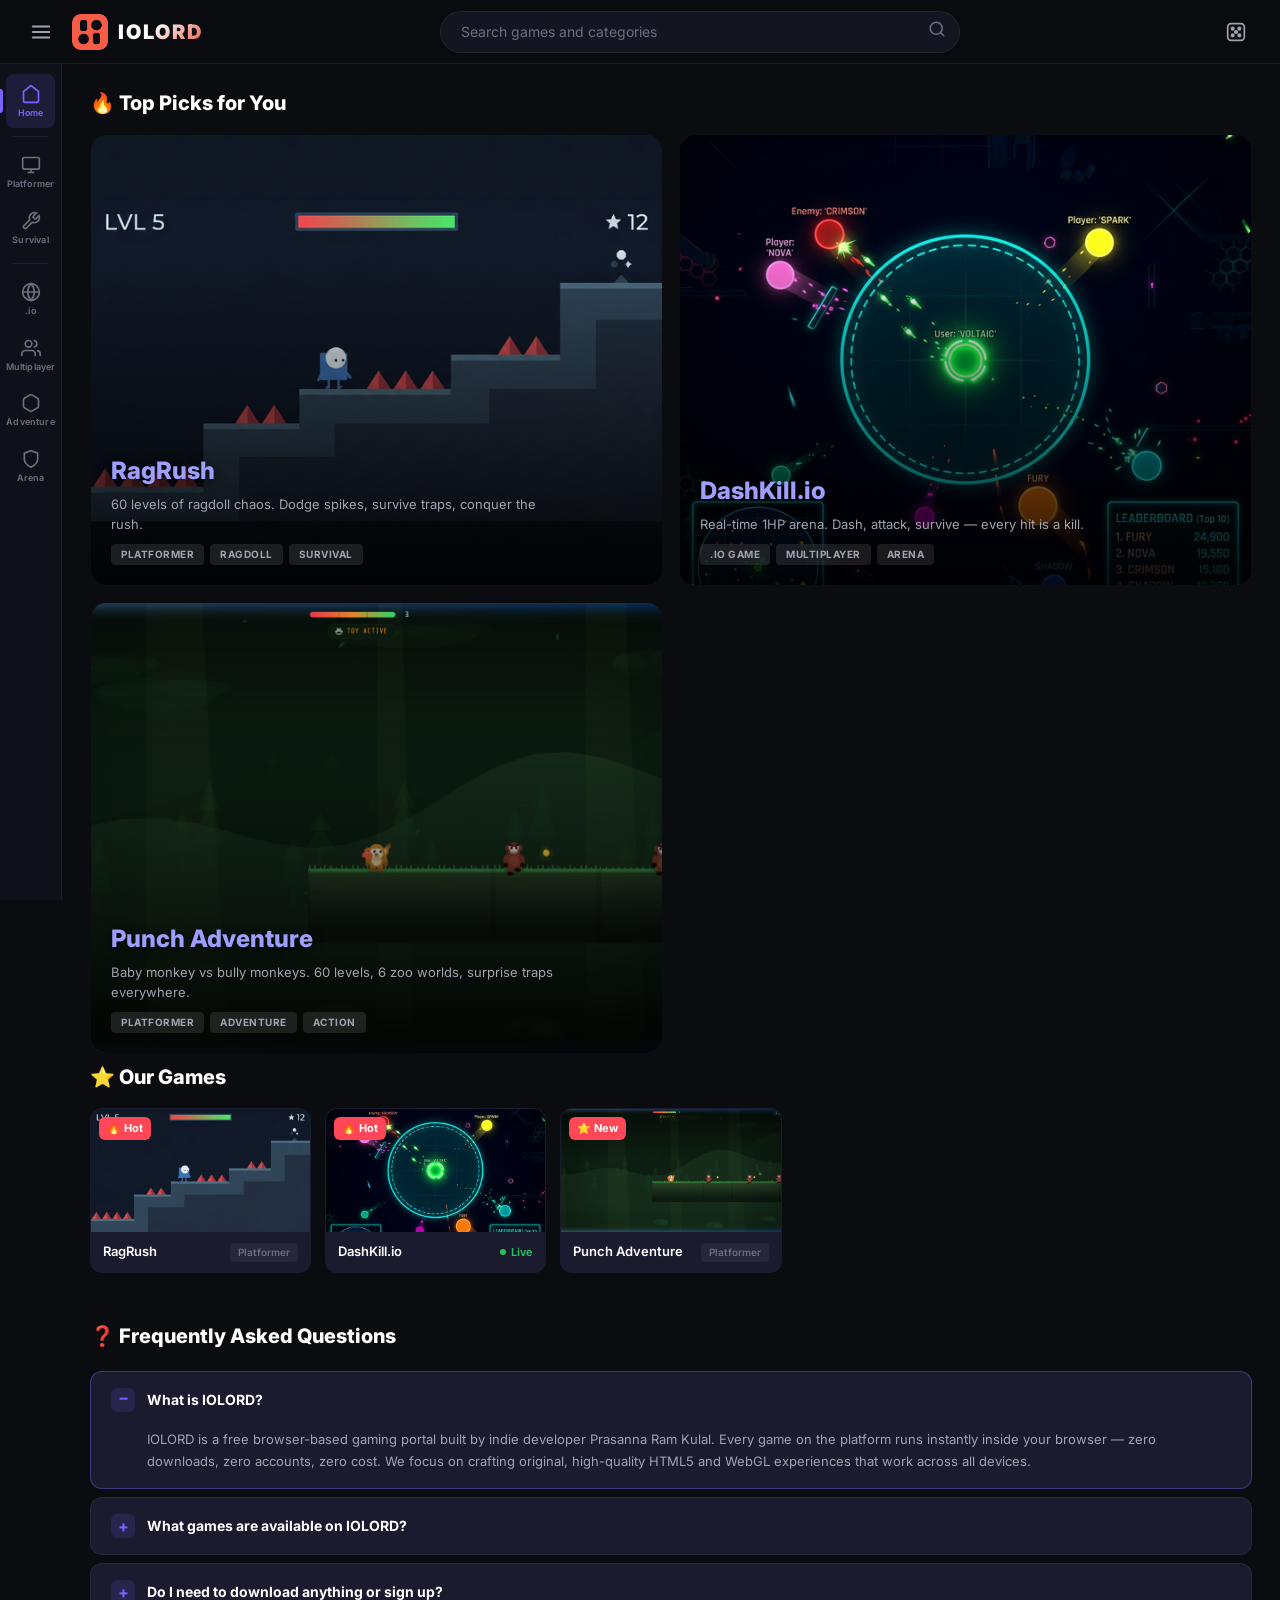
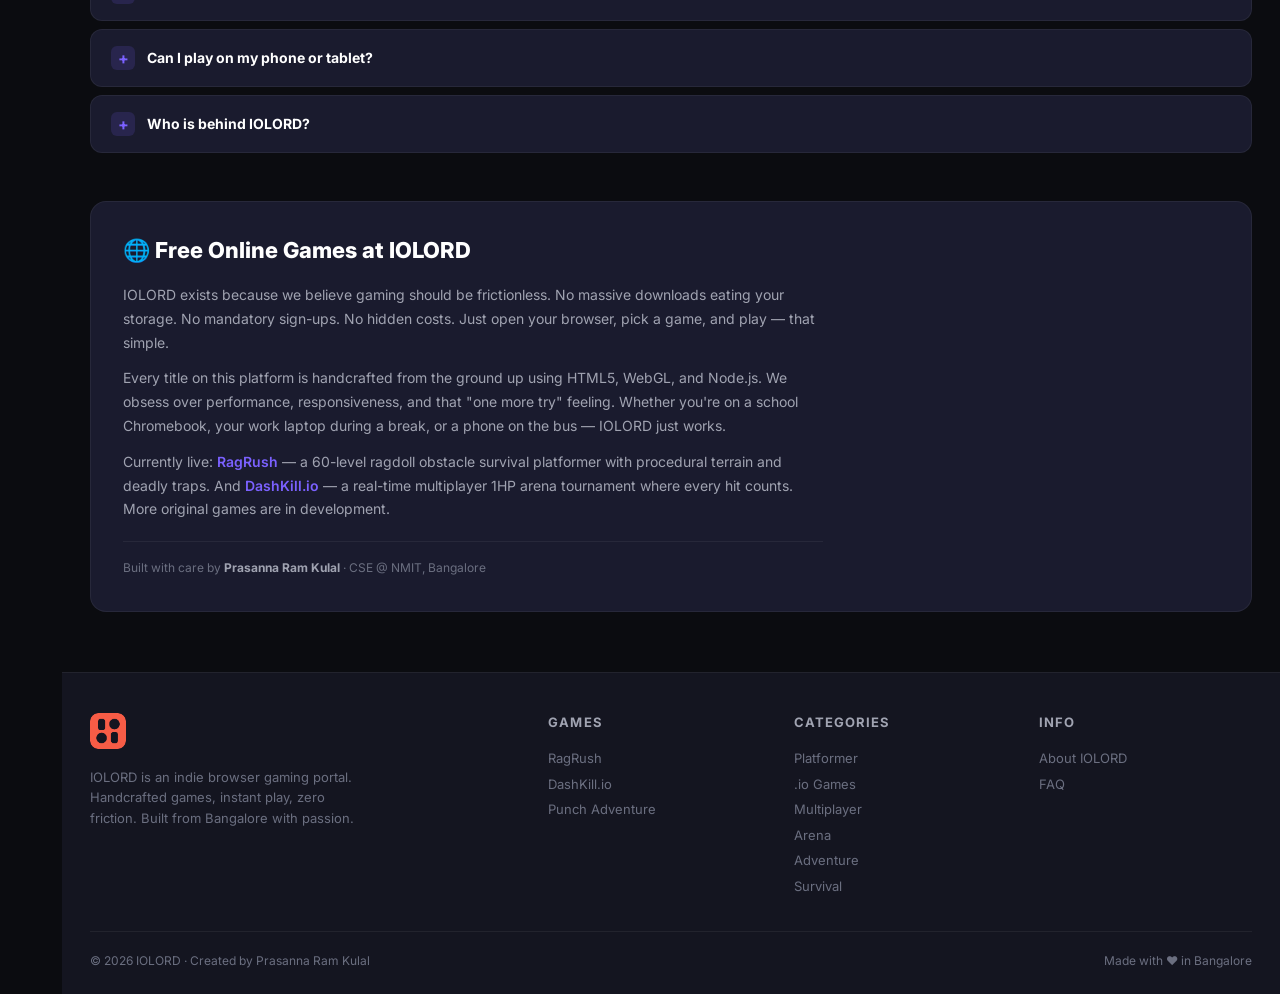
<file: index.html>
<!DOCTYPE html>
<html lang="en">

<head>
  <meta charset="UTF-8">
  <meta name="viewport" content="width=device-width, initial-scale=1.0">

  <!-- ═══ PRIMARY SEO ═══ -->
  <title>IOLORD — Play Top Free Browser .IO Games Online | No Download</title>
  <meta name="description"
    content="IOLORD brings you handcrafted browser games built for instant fun. Jump into RagRush, a 60-level ragdoll platformer, battle live players in DashKill.io, or play Punch Adventure — all free, no downloads, no sign-ups. Built by indie dev Prasanna Ram Kulal.">
  <meta name="keywords"
    content="iolord, io games, free browser games, online games, ragrush, dashkill io, play games online free, web games, unblocked games, html5 games, webgl games, ragdoll games, multiplayer io games, arena games, platformer games, indie games, browser gaming, instant play games">
  <meta name="author" content="Prasanna Ram Kulal">
  <meta name="creator" content="Prasanna Ram Kulal">
  <meta name="publisher" content="IOLORD">
  <meta name="robots" content="index, follow, max-snippet:-1, max-image-preview:large, max-video-preview:-1">
  <link rel="canonical" href="https://www.iolord.com/">
  <meta name="theme-color" content="#E8563F">
  <meta name="color-scheme" content="dark">
  <meta name="mobile-web-app-capable" content="yes">
  <meta name="apple-mobile-web-app-capable" content="yes">
  <meta name="apple-mobile-web-app-status-bar-style" content="black-translucent">
  <meta name="apple-mobile-web-app-title" content="IOLORD">
  <meta name="application-name" content="IOLORD">
  <meta name="msapplication-TileColor" content="#0b0c10">
  <meta name="msapplication-TileImage" content="https://www.iolord.com/favicon.png">

  <!-- ═══ OPEN GRAPH ═══ -->
  <meta property="og:title" content="IOLORD — Play Top Free Browser .IO Games Online">
  <meta property="og:description"
    content="Handcrafted browser games with zero friction. Play RagRush (ragdoll platformer) and DashKill.io (multiplayer arena) instantly — free, no downloads, no accounts.">
  <meta property="og:type" content="website">
  <meta property="og:url" content="https://www.iolord.com/">
  <meta property="og:image" content="https://www.iolord.com/assets/iolord-logo.png">
  <meta property="og:image:width" content="512">
  <meta property="og:image:height" content="512">
  <meta property="og:image:alt" content="IOLORD gaming portal logo">
  <meta property="og:site_name" content="IOLORD">
  <meta property="og:locale" content="en_US">

  <!-- ═══ TWITTER CARD ═══ -->
  <meta name="twitter:card" content="summary_large_image">
  <meta name="twitter:title" content="IOLORD — Free Browser Games | Instant Play">
  <meta name="twitter:description"
    content="RagRush + DashKill.io — handcrafted browser games. No downloads. No sign-ups. Just click and play.">
  <meta name="twitter:image" content="https://www.iolord.com/assets/iolord-logo.png">
  <meta name="twitter:image:alt" content="IOLORD logo">

  <!-- ═══ STRUCTURED DATA — WebSite + SearchAction ═══ -->
  <script type="application/ld+json">
  {
    "@context": "https://schema.org",
    "@type": "WebSite",
    "name": "IOLORD",
    "alternateName": ["IOLord", "iolord.com"],
    "url": "https://www.iolord.com/",
    "description": "IOLORD is a free browser gaming portal featuring handcrafted HTML5 and WebGL games. Play instantly on any device — no downloads, no accounts, just pure fun.",
    "inLanguage": "en",
    "potentialAction": {
      "@type": "SearchAction",
      "target": "https://www.iolord.com/?q={search_term_string}",
      "query-input": "required name=search_term_string"
    },
    "publisher": {
      "@type": "Organization",
      "name": "IOLORD",
      "url": "https://www.iolord.com/",
      "logo": {
        "@type": "ImageObject",
        "url": "https://www.iolord.com/assets/iolord-logo.png",
        "width": 512,
        "height": 512
      },
      "founder": {
        "@type": "Person",
        "name": "Prasanna Ram Kulal",
        "jobTitle": "Indie Game Developer & Full-Stack Engineer",
        "affiliation": {
          "@type": "CollegeOrUniversity",
          "name": "Nitte Meenakshi Institute of Technology (NMIT)",
          "address": { "@type": "PostalAddress", "addressLocality": "Bangalore", "addressRegion": "Karnataka", "addressCountry": "IN" }
        }
      }
    }
  }
  </script>

  <!-- ═══ STRUCTURED DATA — VideoGame (RagRush) ═══ -->
  <script type="application/ld+json">
  {
    "@context": "https://schema.org",
    "@type": "VideoGame",
    "name": "RagRush",
    "url": "https://ragrush.iolord.com/",
    "description": "A 60-level ragdoll obstacle survival platformer built entirely in HTML5. Navigate procedural terrain, dodge deadly traps, and push your reflexes to the edge — all inside your browser.",
    "genre": ["Platformer", "Survival", "Action"],
    "gamePlatform": "Web Browser",
    "applicationCategory": "Game",
    "operatingSystem": "Any",
    "offers": { "@type": "Offer", "price": "0", "priceCurrency": "USD" },
    "author": { "@type": "Person", "name": "Prasanna Ram Kulal" },
    "publisher": { "@type": "Organization", "name": "IOLORD" },
    "image": "https://www.iolord.com/assets/games/ragrush-thumb.png",
    "playMode": "SinglePlayer",
    "numberOfPlayers": { "@type": "QuantitativeValue", "value": 1 }
  }
  </script>

  <!-- ═══ STRUCTURED DATA — VideoGame (DashKill.io) ═══ -->
  <script type="application/ld+json">
  {
    "@context": "https://schema.org",
    "@type": "VideoGame",
    "name": "DashKill.io",
    "url": "https://dashkill.iolord.com/",
    "description": "A real-time multiplayer .io arena where every hit is a kill. Dash through 10 tournament levels, outsmart opponents, and climb the leaderboard — all in your browser with zero latency.",
    "genre": [".io Game", "Multiplayer", "Arena", "Action"],
    "gamePlatform": "Web Browser",
    "applicationCategory": "Game",
    "operatingSystem": "Any",
    "offers": { "@type": "Offer", "price": "0", "priceCurrency": "USD" },
    "author": { "@type": "Person", "name": "Prasanna Ram Kulal" },
    "publisher": { "@type": "Organization", "name": "IOLORD" },
    "image": "https://www.iolord.com/assets/games/dashkill-thumb.png",
    "playMode": "MultiPlayer",
    "numberOfPlayers": { "@type": "QuantitativeValue", "minValue": 2, "maxValue": 50 }
  }
  </script>


  <!-- ═══ STRUCTURED DATA — VideoGame (Punch Adventure) ═══ -->
  <script type="application/ld+json">
  {
    "@context": "https://schema.org",
    "@type": "VideoGame",
    "name": "Punch Adventure",
    "url": "https://punchadventure.iolord.com/",
    "description": "A premium 2D platformer where a baby monkey fights bully monkeys to protect its toy. 60 levels across 6 zoo worlds with surprise ground collapses, swinging vines, and atmospheric parallax forests.",
    "genre": ["Platformer", "Adventure", "Action"],
    "gamePlatform": "Web Browser",
    "applicationCategory": "Game",
    "operatingSystem": "Any",
    "offers": { "@type": "Offer", "price": "0", "priceCurrency": "USD" },
    "author": { "@type": "Person", "name": "Prasanna Ram Kulal" },
    "publisher": { "@type": "Organization", "name": "IOLORD" },
    "image": "https://www.iolord.com/assets/games/punchadventure-thumb.png",
    "playMode": "SinglePlayer",
    "numberOfPlayers": { "@type": "QuantitativeValue", "value": 1 }
  }
  </script>

  <!-- ═══ STRUCTURED DATA — FAQ ═══ -->
  <script type="application/ld+json">
  {
    "@context": "https://schema.org",
    "@type": "FAQPage",
    "mainEntity": [
      {
        "@type": "Question",
        "name": "What is IOLORD?",
        "acceptedAnswer": { "@type": "Answer", "text": "IOLORD is a free browser-based gaming portal where you can play handcrafted HTML5 and WebGL games instantly. No downloads, no accounts, no paywalls — just click and play on any device." }
      },
      {
        "@type": "Question",
        "name": "What games can I play on IOLORD?",
        "acceptedAnswer": { "@type": "Answer", "text": "IOLORD currently features two original titles: RagRush — a 60-level ragdoll obstacle survival platformer, and DashKill.io — a real-time multiplayer 1HP arena tournament with live leaderboards." }
      },
      {
        "@type": "Question",
        "name": "Do I need to download anything or create an account?",
        "acceptedAnswer": { "@type": "Answer", "text": "Absolutely not. Every game on IOLORD runs directly inside your browser. There are no installs, no sign-ups, and no hidden fees. Open the page and start playing in seconds." }
      },
      {
        "@type": "Question",
        "name": "Who created IOLORD?",
        "acceptedAnswer": { "@type": "Answer", "text": "IOLORD was created by Prasanna Ram Kulal, a Computer Science Engineering student at NMIT Bangalore. Every game is built from scratch using modern web technologies." }
      },
      {
        "@type": "Question",
        "name": "Can I play IOLORD games on mobile?",
        "acceptedAnswer": { "@type": "Answer", "text": "Yes. All IOLORD games are designed to work across devices — desktops, laptops, tablets, and smartphones running any modern browser." }
      }
    ]
  }
  </script>

  <!-- ═══ FAVICONS ═══ -->
  <link rel="icon" type="image/png" sizes="512x512" href="/favicon.png">
  <link rel="icon" type="image/svg+xml" href="/favicon.svg">
  <link rel="apple-touch-icon" sizes="512x512" href="/apple-touch-icon.png">
  <link rel="manifest" href="/manifest.json">

  <!-- ═══ PRECONNECTS ═══ -->
  <link rel="preconnect" href="https://fonts.googleapis.com">
  <link rel="preconnect" href="https://fonts.gstatic.com" crossorigin>
  <link href="https://fonts.googleapis.com/css2?family=Inter:wght@400;500;600;700;800;900&display=swap"
    rel="stylesheet">

  <link rel="stylesheet" href="style.css">
</head>

<body>

  <!-- ═══ HEADER ═══ -->
  <header class="header">
    <div class="header-left">
      <button class="menu-btn" id="menuToggle" aria-label="Toggle navigation menu">
        <svg viewBox="0 0 24 24" fill="none" stroke="currentColor" stroke-width="2" stroke-linecap="round">
          <line x1="3" y1="6" x2="21" y2="6" />
          <line x1="3" y1="12" x2="21" y2="12" />
          <line x1="3" y1="18" x2="21" y2="18" />
        </svg>
      </button>
      <a href="/" class="logo-link" aria-label="IOLORD Home">
        <img src="assets/iolord-logo.png" alt="IOLORD" class="logo-img" width="36" height="36">
        <span class="logo-text">IOLORD</span>
      </a>
    </div>
    <div class="search-wrapper">
      <input type="text" class="search-bar" id="searchBar" placeholder="Search games and categories" autocomplete="off"
        aria-label="Search games">
      <div class="search-icon"><svg viewBox="0 0 24 24" fill="none" stroke="currentColor" stroke-width="2"
          stroke-linecap="round">
          <circle cx="11" cy="11" r="8" />
          <line x1="21" y1="21" x2="16.65" y2="16.65" />
        </svg></div>
    </div>
    <div class="header-right">
      <button class="header-icon-btn" id="randomGameBtn" title="Play a random game" aria-label="Play random game">
        <svg viewBox="0 0 24 24" fill="none" stroke="currentColor" stroke-width="2" stroke-linecap="round">
          <rect x="2" y="2" width="20" height="20" rx="4" />
          <circle cx="8" cy="8" r="1.5" fill="currentColor" />
          <circle cx="16" cy="8" r="1.5" fill="currentColor" />
          <circle cx="8" cy="16" r="1.5" fill="currentColor" />
          <circle cx="16" cy="16" r="1.5" fill="currentColor" />
          <circle cx="12" cy="12" r="1.5" fill="currentColor" />
        </svg>
      </button>
    </div>
  </header>

  <!-- ═══ SIDEBAR ═══ -->
  <aside class="sidebar" id="sidebar" aria-label="Game categories">
    <a href="#" class="sidebar-item active" data-filter="all"><svg viewBox="0 0 24 24" fill="none" stroke="currentColor"
        stroke-width="2">
        <path d="M3 9l9-7 9 7v11a2 2 0 0 1-2 2H5a2 2 0 0 1-2-2z" />
      </svg><span>Home</span></a>
    <div class="sidebar-divider"></div>
    <a href="#" class="sidebar-item" data-filter="platformer"><svg viewBox="0 0 24 24" fill="none" stroke="currentColor"
        stroke-width="2">
        <rect x="2" y="3" width="20" height="14" rx="2" />
        <line x1="8" y1="21" x2="16" y2="21" />
        <line x1="12" y1="17" x2="12" y2="21" />
      </svg><span>Platformer</span></a>
    <a href="#" class="sidebar-item" data-filter="survival"><svg viewBox="0 0 24 24" fill="none" stroke="currentColor"
        stroke-width="2">
        <path
          d="M14.7 6.3a1 1 0 0 0 0 1.4l1.6 1.6a1 1 0 0 0 1.4 0l3.77-3.77a6 6 0 0 1-7.94 7.94l-6.91 6.91a2.12 2.12 0 0 1-3-3l6.91-6.91a6 6 0 0 1 7.94-7.94l-3.76 3.76z" />
      </svg><span>Survival</span></a>
    <div class="sidebar-divider"></div>
    <a href="#" class="sidebar-item" data-filter="io"><svg viewBox="0 0 24 24" fill="none" stroke="currentColor"
        stroke-width="2" stroke-linecap="round">
        <circle cx="12" cy="12" r="10" />
        <line x1="2" y1="12" x2="22" y2="12" />
        <path d="M12 2a15.3 15.3 0 0 1 4 10 15.3 15.3 0 0 1-4 10 15.3 15.3 0 0 1-4-10 15.3 15.3 0 0 1 4-10z" />
      </svg><span>.io</span></a>
    <a href="#" class="sidebar-item" data-filter="multiplayer"><svg viewBox="0 0 24 24" fill="none"
        stroke="currentColor" stroke-width="2" stroke-linecap="round">
        <path d="M17 21v-2a4 4 0 0 0-4-4H5a4 4 0 0 0-4 4v2" />
        <circle cx="9" cy="7" r="4" />
        <path d="M23 21v-2a4 4 0 0 0-3-3.87" />
        <path d="M16 3.13a4 4 0 0 1 0 7.75" />
      </svg><span>Multiplayer</span></a>
    <a href="#" class="sidebar-item" data-filter="adventure"><svg viewBox="0 0 24 24" fill="none" stroke="currentColor"
        stroke-width="2">
        <path d="M21 16V8a2 2 0 0 0-1-1.73l-7-4a2 2 0 0 0-2 0l-7 4A2 2 0 0 0 3 8v8a2 2 0 0 0 1 1.73l7 4a2 2 0 0 0 2 0l7-4A2 2 0 0 0 21 16z" />
      </svg><span>Adventure</span></a>
        <a href="#" class="sidebar-item" data-filter="arena"><svg viewBox="0 0 24 24" fill="none" stroke="currentColor"
        stroke-width="2">
        <path d="M12 22s8-4 8-10V5l-8-3-8 3v7c0 6 8 10 8 10z" />
      </svg><span>Arena</span></a>
  </aside>

  <!-- ═══ MAIN ═══ -->
  <main class="main-content">

    <!-- Hero -->
    <section aria-label="Featured games">
      <div class="section-header" id="featured">
        <h1 class="section-title">🔥 Top Picks for You</h1>
      </div>
      <div class="hero-grid">
        <a href="https://ragrush.iolord.com" target="_blank" rel="noopener" class="hero-card" id="hero-ragrush"
          data-categories="platformer,survival">
          <img src="assets/games/ragrush-thumb.png"
            alt="RagRush gameplay — ragdoll character dodging spikes on dark platforms" class="hero-thumb" width="800"
            height="450" loading="eager">
          <div class="hero-card-overlay"></div>
          <div class="hero-play-btn"><svg viewBox="0 0 24 24" fill="currentColor">
              <polygon points="5,3 19,12 5,21" />
            </svg></div>
          <div class="hero-card-info">
            <div class="hero-card-title">RagRush</div>
            <div class="hero-card-desc">60 levels of ragdoll chaos. Dodge spikes, survive traps, conquer the rush.</div>
            <div class="hero-card-tags"><span class="hero-tag">Platformer</span><span
                class="hero-tag">Ragdoll</span><span class="hero-tag">Survival</span></div>
          </div>
        </a>
        <a href="https://dashkill.iolord.com" target="_blank" rel="noopener" class="hero-card" id="hero-dashkill"
          data-categories="io,multiplayer,arena">
          <img src="assets/games/dashkill-thumb.png"
            alt="DashKill.io gameplay — neon arena with glowing players in multiplayer battle" class="hero-thumb"
            width="800" height="450" loading="eager">
          <div class="hero-card-overlay"></div>
          <div class="hero-play-btn"><svg viewBox="0 0 24 24" fill="currentColor">
              <polygon points="5,3 19,12 5,21" />
            </svg></div>
          <div class="hero-card-info">
            <div class="hero-card-title">DashKill.io</div>
            <div class="hero-card-desc">Real-time 1HP arena. Dash, attack, survive — every hit is a kill.</div>
            <div class="hero-card-tags"><span class="hero-tag">.io Game</span><span
                class="hero-tag">Multiplayer</span><span class="hero-tag">Arena</span></div>
          </div>
        </a>

        <a href="https://punchadventure.iolord.com" target="_blank" rel="noopener" class="hero-card" id="hero-punchadventure"
          data-categories="platformer,adventure">
          <img src="assets/games/punchadventure-thumb.png"
            alt="Punch Adventure gameplay — baby monkey platforming through atmospheric forest with enemies" class="hero-thumb" width="800"
            height="450" loading="eager">
          <div class="hero-card-overlay"></div>
          <div class="hero-play-btn"><svg viewBox="0 0 24 24" fill="currentColor">
              <polygon points="5,3 19,12 5,21" />
            </svg></div>
          <div class="hero-card-info">
            <div class="hero-card-title">Punch Adventure</div>
            <div class="hero-card-desc">Baby monkey vs bully monkeys. 60 levels, 6 zoo worlds, surprise traps everywhere.</div>
            <div class="hero-card-tags"><span class="hero-tag">Platformer</span><span
                class="hero-tag">Adventure</span><span class="hero-tag">Action</span></div>
          </div>
        </a>
      </div>
    </section>

    <!-- Game Cards -->
    <section aria-label="All games">
      <div class="section-header" id="all-games">
        <h2 class="section-title">⭐ Our Games</h2>
      </div>
      <div class="games-row">
        <a href="https://ragrush.iolord.com" target="_blank" rel="noopener" class="game-card" id="card-ragrush"
          data-categories="platformer,survival">
          <div class="card-thumb-wrapper">
            <img src="assets/games/ragrush-thumb.png" alt="RagRush" class="card-thumb" width="400" height="225"
              loading="lazy">
            <span class="card-badge badge-hot">🔥 Hot</span>
            <div class="card-overlay">
              <div class="play-circle"><svg viewBox="0 0 24 24" fill="currentColor">
                  <polygon points="5,3 19,12 5,21" />
                </svg></div>
            </div>
          </div>
          <div class="card-info"><span class="card-title">RagRush</span><span class="card-tag-small">Platformer</span>
          </div>
        </a>
        <a href="https://dashkill.iolord.com" target="_blank" rel="noopener" class="game-card" id="card-dashkill"
          data-categories="io,multiplayer,arena">
          <div class="card-thumb-wrapper">
            <img src="assets/games/dashkill-thumb.png" alt="DashKill.io" class="card-thumb" width="400" height="225"
              loading="lazy">
            <span class="card-badge badge-hot">🔥 Hot</span>
            <div class="card-overlay">
              <div class="play-circle"><svg viewBox="0 0 24 24" fill="currentColor">
                  <polygon points="5,3 19,12 5,21" />
                </svg></div>
            </div>
          </div>
          <div class="card-info"><span class="card-title">DashKill.io</span><span class="card-live"><span
                class="live-dot"></span><span id="dk-live">Live</span></span></div>
        </a>

        <a href="https://punchadventure.iolord.com" target="_blank" rel="noopener" class="game-card" id="card-punchadventure"
          data-categories="platformer,adventure">
          <div class="card-thumb-wrapper">
            <img src="assets/games/punchadventure-thumb.png" alt="Punch Adventure" class="card-thumb" width="400" height="225"
              loading="lazy">
            <span class="card-badge badge-hot">⭐ New</span>
            <div class="card-overlay">
              <div class="play-circle"><svg viewBox="0 0 24 24" fill="currentColor">
                  <polygon points="5,3 19,12 5,21" />
                </svg></div>
            </div>
          </div>
          <div class="card-info"><span class="card-title">Punch Adventure</span><span class="card-tag-small">Platformer</span>
          </div>
        </a>
      </div>
    </section>

    <!-- FAQ -->
    <section class="faq-section" aria-label="Frequently asked questions">
      <h2 class="section-title faq-heading">❓ Frequently Asked Questions</h2>
      <div class="faq-list">
        <details class="faq-item" open>
          <summary class="faq-q">What is IOLORD?</summary>
          <p class="faq-a">IOLORD is a free browser-based gaming portal built by indie developer Prasanna Ram Kulal.
            Every game on the platform runs instantly inside your browser — zero downloads, zero accounts, zero cost. We
            focus on crafting original, high-quality HTML5 and WebGL experiences that work across all devices.</p>
        </details>
        <details class="faq-item">
          <summary class="faq-q">What games are available on IOLORD?</summary>
          <p class="faq-a">Right now, IOLORD features two original titles. <strong>RagRush</strong> is a 60-level
            ragdoll obstacle survival platformer where you dodge deadly traps and navigate procedural terrain.
            <strong>DashKill.io</strong> is a real-time multiplayer .io arena tournament where one hit eliminates anyone
            — and every level raises the stakes. <strong>Punch Adventure</strong> is a premium 2D platformer where a baby monkey fights bully monkeys to protect its toy across 60 levels in 6 zoo worlds — with surprise ground collapses, swinging vines, and atmospheric parallax forests.</p>
        </details>
        <details class="faq-item">
          <summary class="faq-q">Do I need to download anything or sign up?</summary>
          <p class="faq-a">Not at all. Every game on IOLORD loads directly in your web browser. There are no app
            installs, no registration forms, and no paywalls. Just open the page and start playing within seconds on any
            device.</p>
        </details>
        <details class="faq-item">
          <summary class="faq-q">Can I play on my phone or tablet?</summary>
          <p class="faq-a">Yes — all IOLORD games are designed to be responsive and work across desktops, laptops,
            Chromebooks, iPhones, iPads, and Android devices. Any modern browser is all you need.</p>
        </details>
        <details class="faq-item">
          <summary class="faq-q">Who is behind IOLORD?</summary>
          <p class="faq-a">IOLORD was created by <strong>Prasanna Ram Kulal</strong>, a Computer Science Engineering
            student at Nitte Meenakshi Institute of Technology (NMIT), Bangalore. Originally from Mangalore, Prasanna
            builds each game from scratch using cutting-edge web technologies — driven by a passion to prove that
            browser games can rival native experiences.</p>
        </details>
      </div>
    </section>

    <!-- About -->
    <section class="about-section" id="about" aria-label="About IOLORD">
      <h2 class="about-title">🌐 Free Online Games at IOLORD</h2>
      <div class="about-text">
        <p>IOLORD exists because we believe gaming should be frictionless. No massive downloads eating your storage. No
          mandatory sign-ups. No hidden costs. Just open your browser, pick a game, and play — that simple.</p>
        <p>Every title on this platform is handcrafted from the ground up using HTML5, WebGL, and Node.js. We obsess
          over performance, responsiveness, and that "one more try" feeling. Whether you're on a school Chromebook, your
          work laptop during a break, or a phone on the bus — IOLORD just works.</p>
        <p>Currently live: <a href="https://ragrush.iolord.com" target="_blank">RagRush</a> — a 60-level ragdoll
          obstacle survival platformer with procedural terrain and deadly traps. And <a
            href="https://dashkill.iolord.com" target="_blank">DashKill.io</a> — a real-time multiplayer 1HP arena
          tournament where every hit counts. More original games are in development.</p>
        <p class="about-credit">Built with care by <strong>Prasanna Ram Kulal</strong> · CSE @ NMIT, Bangalore</p>
      </div>
    </section>
  </main>

  <!-- ═══ FOOTER ═══ -->
  <footer class="footer" role="contentinfo">
    <div class="footer-grid">
      <div class="footer-brand">
        <img src="assets/iolord-logo.png" alt="IOLORD" width="36" height="36">
        <p>IOLORD is an indie browser gaming portal. Handcrafted games, instant play, zero friction. Built from
          Bangalore with passion.</p>
      </div>
      <div class="footer-col">
        <h4>Games</h4>
        <a href="https://ragrush.iolord.com" target="_blank" rel="noopener">RagRush</a>
        <a href="https://dashkill.iolord.com" target="_blank" rel="noopener">DashKill.io</a>
        <a href="https://punchadventure.iolord.com" target="_blank" rel="noopener">Punch Adventure</a>
      </div>
      <div class="footer-col">
        <h4>Categories</h4>
        <a href="#" data-filter-link="platformer">Platformer</a>
        <a href="#" data-filter-link="io">.io Games</a>
        <a href="#" data-filter-link="multiplayer">Multiplayer</a>
        <a href="#" data-filter-link="arena">Arena</a>
        <a href="#" data-filter-link="adventure">Adventure</a>
        <a href="#" data-filter-link="survival">Survival</a>
      </div>
      <div class="footer-col">
        <h4>Info</h4>
        <a href="#about">About IOLORD</a>
        <a href="#faq">FAQ</a>
      </div>
    </div>
    <div class="footer-bottom">
      <span>© 2026 IOLORD · Created by Prasanna Ram Kulal</span>
      <span>Made with ❤️ in Bangalore</span>
    </div>
  </footer>

  <script>
    const GAMES = [{ name: 'RagRush', cardId: 'card-ragrush', heroId: 'hero-ragrush', url: 'https://ragrush.iolord.com', cats: ['platformer', 'survival'] }, { name: 'DashKill.io', cardId: 'card-dashkill', heroId: 'hero-dashkill', url: 'https://dashkill.iolord.com', cats: ['io', 'multiplayer', 'arena'] }, { name: 'Punch Adventure', cardId: 'card-punchadventure', heroId: 'hero-punchadventure', url: 'https://punchadventure.iolord.com', cats: ['platformer', 'adventure'] }];
    const searchBar = document.getElementById('searchBar');
    searchBar.addEventListener('input', () => { const q = searchBar.value.toLowerCase().trim(); GAMES.forEach(g => { const m = !q || g.name.toLowerCase().includes(q) || g.cats.some(c => c.includes(q)); document.getElementById(g.cardId).style.display = m ? '' : 'none'; document.getElementById(g.heroId).style.display = m ? '' : 'none'; }); });
    document.querySelectorAll('.sidebar-item[data-filter]').forEach(b => { b.addEventListener('click', e => { e.preventDefault(); const f = b.dataset.filter; document.querySelectorAll('.sidebar-item').forEach(i => i.classList.remove('active')); b.classList.add('active'); searchBar.value = ''; GAMES.forEach(g => { const s = f === 'all' || g.cats.includes(f); document.getElementById(g.cardId).style.display = s ? '' : 'none'; document.getElementById(g.heroId).style.display = s ? '' : 'none'; }); window.scrollTo({ top: 0, behavior: 'smooth' }); }); });
    document.querySelectorAll('[data-filter-link]').forEach(l => { l.addEventListener('click', e => { e.preventDefault(); const s = document.querySelector(`.sidebar-item[data-filter="${l.dataset.filterLink}"]`); if (s) s.click(); }); });
    document.getElementById('randomGameBtn').addEventListener('click', () => { window.open(GAMES[Math.floor(Math.random() * GAMES.length)].url, '_blank'); });
    (async function p() { const e = document.getElementById('dk-live'); try { const r = await fetch('https://dashkill.iolord.com/health', { signal: AbortSignal.timeout(4000) }); const d = await r.json(); e.textContent = (d.players || 0) + ' Online'; } catch { e.textContent = 'Live'; } setTimeout(p, 30000); })();
    document.getElementById('menuToggle').addEventListener('click', () => { document.getElementById('sidebar').classList.toggle('sidebar-open'); });
  </script>
</body>

</html>
</file>
<file: style.css>
/* ═══ IOLORD.COM — Premium Gaming Portal ═══ */
/* Built by Prasanna Ram Kulal */
@import url('https://fonts.googleapis.com/css2?family=Inter:wght@400;500;600;700;800;900&display=swap');

*,
*::before,
*::after {
    margin: 0;
    padding: 0;
    box-sizing: border-box;
}

:root {
    --bg-primary: #0b0c10;
    --bg-secondary: #141520;
    --bg-card: #1a1b2e;
    --bg-card-hover: #222340;
    --bg-sidebar: #0f1018;
    --bg-header: rgba(11, 12, 16, 0.92);
    --accent: #7B61FF;
    --accent-glow: rgba(123, 97, 255, 0.4);
    --accent-dim: rgba(123, 97, 255, 0.15);
    --brand: #E8563F;
    --text-primary: #ffffff;
    --text-secondary: #a0a3b1;
    --text-dim: #6b6f80;
    --border: rgba(255, 255, 255, 0.06);
    --border-hover: rgba(123, 97, 255, 0.4);
    --radius-sm: 8px;
    --radius-md: 12px;
    --radius-lg: 16px;
    --sidebar-width: 62px;
    --header-height: 64px;
    --font: 'Inter', -apple-system, BlinkMacSystemFont, 'Segoe UI', sans-serif;
    --hot-red: #ff4757;
}

html {
    scroll-behavior: smooth;
}

body {
    background: var(--bg-primary);
    color: var(--text-primary);
    font-family: var(--font);
    min-height: 100vh;
    overflow-x: hidden;
    line-height: 1.5;
    -webkit-font-smoothing: antialiased;
    -moz-osx-font-smoothing: grayscale;
}

/* Selection color */
::selection {
    background: var(--accent);
    color: #fff;
}

/* Scrollbar */
::-webkit-scrollbar {
    width: 6px;
}

::-webkit-scrollbar-track {
    background: var(--bg-primary);
}

::-webkit-scrollbar-thumb {
    background: #2a2b3e;
    border-radius: 3px;
}

::-webkit-scrollbar-thumb:hover {
    background: #3a3b5e;
}

/* ═══ HEADER ═══ */
.header {
    position: fixed;
    top: 0;
    left: 0;
    right: 0;
    z-index: 1000;
    height: var(--header-height);
    background: var(--bg-header);
    backdrop-filter: blur(20px);
    -webkit-backdrop-filter: blur(20px);
    border-bottom: 1px solid var(--border);
    display: flex;
    align-items: center;
    padding: 0 24px;
    gap: 20px;
}

.header-left {
    display: flex;
    align-items: center;
    gap: 14px;
    min-width: 180px;
}

.menu-btn {
    background: none;
    border: none;
    cursor: pointer;
    padding: 6px;
    color: var(--text-secondary);
    display: flex;
    align-items: center;
    transition: color 0.2s;
}

.menu-btn:hover {
    color: var(--text-primary);
}

.menu-btn svg {
    width: 22px;
    height: 22px;
}

.logo-link {
    display: flex;
    align-items: center;
    gap: 10px;
    text-decoration: none;
    transition: opacity 0.2s;
}

.logo-link:hover {
    opacity: 0.85;
}

.logo-img {
    height: 36px;
    width: 36px;
    border-radius: 8px;
    object-fit: contain;
}

.logo-text {
    font-size: 20px;
    font-weight: 900;
    letter-spacing: 2px;
    color: var(--text-primary);
    background: linear-gradient(135deg, #fff 40%, var(--brand));
    -webkit-background-clip: text;
    -webkit-text-fill-color: transparent;
    background-clip: text;
}

.search-wrapper {
    flex: 1;
    max-width: 520px;
    margin: 0 auto;
    position: relative;
}

.search-bar {
    width: 100%;
    height: 42px;
    border-radius: 21px;
    background: var(--bg-secondary);
    border: 1px solid var(--border);
    padding: 0 44px 0 20px;
    color: var(--text-primary);
    font-family: var(--font);
    font-size: 14px;
    outline: none;
    transition: border-color 0.2s, box-shadow 0.2s;
}

.search-bar::placeholder {
    color: var(--text-dim);
}

.search-bar:focus {
    border-color: var(--accent);
    box-shadow: 0 0 0 3px var(--accent-dim);
}

.search-icon {
    position: absolute;
    right: 14px;
    top: 50%;
    transform: translateY(-50%);
    color: var(--text-dim);
    pointer-events: none;
}

.search-icon svg {
    width: 18px;
    height: 18px;
}

.header-right {
    display: flex;
    align-items: center;
    gap: 8px;
    min-width: 60px;
    justify-content: flex-end;
}

.header-icon-btn {
    width: 40px;
    height: 40px;
    border-radius: 50%;
    background: transparent;
    border: none;
    cursor: pointer;
    color: var(--text-secondary);
    display: flex;
    align-items: center;
    justify-content: center;
    transition: all 0.2s;
}

.header-icon-btn:hover {
    background: var(--bg-card);
    color: var(--text-primary);
    transform: rotate(15deg);
}

.header-icon-btn svg {
    width: 20px;
    height: 20px;
}

/* ═══ SIDEBAR ═══ */
.sidebar {
    position: fixed;
    left: 0;
    top: var(--header-height);
    width: var(--sidebar-width);
    height: calc(100vh - var(--header-height));
    background: var(--bg-sidebar);
    border-right: 1px solid var(--border);
    z-index: 900;
    overflow-y: auto;
    overflow-x: hidden;
    padding: 8px 0;
    scrollbar-width: none;
    transition: transform 0.3s ease;
}

.sidebar::-webkit-scrollbar {
    display: none;
}

.sidebar-item {
    display: flex;
    flex-direction: column;
    align-items: center;
    justify-content: center;
    padding: 10px 4px;
    margin: 2px 6px;
    border-radius: var(--radius-sm);
    color: var(--text-dim);
    text-decoration: none;
    cursor: pointer;
    transition: all 0.2s;
    gap: 4px;
    position: relative;
}

.sidebar-item svg {
    width: 20px;
    height: 20px;
    flex-shrink: 0;
}

.sidebar-item span {
    font-size: 9px;
    font-weight: 600;
    text-align: center;
    line-height: 1.1;
    letter-spacing: 0.02em;
}

.sidebar-item:hover {
    color: var(--text-primary);
    background: var(--bg-card);
}

.sidebar-item.active {
    color: var(--accent);
    background: var(--accent-dim);
}

.sidebar-item.active::before {
    content: '';
    position: absolute;
    left: -6px;
    top: 50%;
    transform: translateY(-50%);
    width: 3px;
    height: 24px;
    background: var(--accent);
    border-radius: 0 3px 3px 0;
}

.sidebar-divider {
    height: 1px;
    background: var(--border);
    margin: 8px 12px;
}

/* ═══ MAIN ═══ */
.main-content {
    margin-left: var(--sidebar-width);
    margin-top: var(--header-height);
    padding: 24px 28px 60px;
    min-height: calc(100vh - var(--header-height));
}

/* ═══ SECTION ═══ */
.section-header {
    display: flex;
    align-items: center;
    justify-content: space-between;
    margin-bottom: 16px;
    margin-top: 32px;
}

.section-header:first-child,
section:first-child .section-header {
    margin-top: 0;
}

.section-title {
    font-size: 20px;
    font-weight: 800;
    color: var(--text-primary);
}

/* ═══ HERO GRID ═══ */
.hero-grid {
    display: grid;
    grid-template-columns: 1fr 1fr;
    gap: 16px;
    margin-bottom: 8px;
}

.hero-card {
    position: relative;
    border-radius: var(--radius-lg);
    overflow: hidden;
    cursor: pointer;
    text-decoration: none;
    display: block;
    transition: transform 0.3s ease, box-shadow 0.3s ease;
    border: 1px solid transparent;
}

.hero-card:hover {
    transform: translateY(-4px);
    box-shadow: 0 20px 50px rgba(0, 0, 0, 0.5);
    border-color: var(--border-hover);
}

.hero-thumb {
    width: 100%;
    aspect-ratio: 16/9;
    object-fit: cover;
    display: block;
    transition: transform 0.4s ease;
}

.hero-card:hover .hero-thumb {
    transform: scale(1.05);
}

.hero-card-overlay {
    position: absolute;
    inset: 0;
    background: linear-gradient(180deg, transparent 25%, rgba(0, 0, 0, 0.88) 100%);
}

.hero-card-info {
    position: absolute;
    bottom: 0;
    left: 0;
    right: 0;
    padding: 20px;
}

.hero-card-title {
    font-size: 24px;
    font-weight: 800;
    margin-bottom: 6px;
    text-shadow: 0 2px 12px rgba(0, 0, 0, 0.7);
}

.hero-card-desc {
    font-size: 13px;
    color: var(--text-secondary);
    line-height: 1.5;
    max-width: 85%;
}

.hero-card-tags {
    display: flex;
    gap: 6px;
    margin-top: 10px;
    flex-wrap: wrap;
}

.hero-tag {
    padding: 3px 10px;
    border-radius: 4px;
    font-size: 10px;
    font-weight: 700;
    background: rgba(255, 255, 255, 0.1);
    color: var(--text-secondary);
    letter-spacing: 0.05em;
    text-transform: uppercase;
    backdrop-filter: blur(8px);
    -webkit-backdrop-filter: blur(8px);
}

.hero-play-btn {
    position: absolute;
    top: 50%;
    left: 50%;
    transform: translate(-50%, -50%) scale(0.8);
    width: 64px;
    height: 64px;
    border-radius: 50%;
    background: var(--accent);
    display: flex;
    align-items: center;
    justify-content: center;
    box-shadow: 0 6px 30px var(--accent-glow);
    opacity: 0;
    transition: opacity 0.3s, transform 0.3s;
    z-index: 5;
}

.hero-card:hover .hero-play-btn {
    opacity: 1;
    transform: translate(-50%, -50%) scale(1);
}

.hero-play-btn svg {
    width: 28px;
    height: 28px;
    color: #fff;
    margin-left: 3px;
}

/* ═══ GAME CARDS ═══ */
.games-row {
    display: grid;
    grid-template-columns: repeat(auto-fill, minmax(220px, 1fr));
    gap: 14px;
    margin-bottom: 8px;
}

.game-card {
    position: relative;
    border-radius: var(--radius-md);
    overflow: hidden;
    cursor: pointer;
    text-decoration: none;
    background: var(--bg-card);
    transition: transform 0.25s ease, box-shadow 0.25s ease;
    display: block;
    border: 1px solid transparent;
}

.game-card:hover {
    transform: translateY(-6px) scale(1.02);
    box-shadow: 0 16px 40px rgba(0, 0, 0, 0.5);
    border-color: var(--border-hover);
}

.card-thumb-wrapper {
    position: relative;
    overflow: hidden;
    aspect-ratio: 16/9;
}

.card-thumb {
    width: 100%;
    height: 100%;
    object-fit: cover;
    display: block;
    transition: transform 0.3s ease;
}

.game-card:hover .card-thumb {
    transform: scale(1.05);
}

.card-overlay {
    position: absolute;
    inset: 0;
    background: linear-gradient(180deg, transparent 50%, rgba(0, 0, 0, 0.7) 100%);
    opacity: 0;
    transition: opacity 0.3s;
    display: flex;
    align-items: center;
    justify-content: center;
}

.game-card:hover .card-overlay {
    opacity: 1;
}

.play-circle {
    width: 52px;
    height: 52px;
    border-radius: 50%;
    background: var(--accent);
    display: flex;
    align-items: center;
    justify-content: center;
    box-shadow: 0 4px 20px var(--accent-glow);
    transform: scale(0.8);
    opacity: 0;
    transition: transform 0.3s ease, opacity 0.3s ease;
}

.game-card:hover .play-circle {
    transform: scale(1);
    opacity: 1;
}

.play-circle svg {
    width: 22px;
    height: 22px;
    color: #fff;
    margin-left: 2px;
}

.card-badge {
    position: absolute;
    top: 8px;
    left: 8px;
    z-index: 5;
    padding: 3px 8px;
    border-radius: 6px;
    font-size: 11px;
    font-weight: 700;
    backdrop-filter: blur(8px);
    -webkit-backdrop-filter: blur(8px);
}

.badge-hot {
    background: var(--hot-red);
    color: #fff;
}

.card-info {
    padding: 10px 12px;
    display: flex;
    align-items: center;
    gap: 8px;
}

.card-title {
    font-size: 13px;
    font-weight: 600;
    color: var(--text-primary);
    white-space: nowrap;
    overflow: hidden;
    text-overflow: ellipsis;
    flex: 1;
}

.card-tag-small {
    font-size: 10px;
    font-weight: 600;
    color: var(--text-dim);
    padding: 2px 8px;
    border-radius: 4px;
    background: rgba(255, 255, 255, 0.05);
    flex-shrink: 0;
}

.card-live {
    display: flex;
    align-items: center;
    gap: 5px;
    font-size: 11px;
    color: #22c55e;
    font-weight: 600;
    flex-shrink: 0;
}

.live-dot {
    width: 6px;
    height: 6px;
    border-radius: 50%;
    background: #22c55e;
    animation: pulse 1.5s ease-in-out infinite;
}

@keyframes pulse {

    0%,
    100% {
        opacity: 1;
        box-shadow: 0 0 4px #22c55e;
    }

    50% {
        opacity: 0.4;
        box-shadow: none;
    }
}

/* ═══ FAQ ═══ */
.faq-section {
    margin-top: 48px;
}

.faq-heading {
    margin-bottom: 20px;
}

.faq-list {
    display: flex;
    flex-direction: column;
    gap: 8px;
}

.faq-item {
    border-radius: var(--radius-md);
    background: var(--bg-card);
    border: 1px solid var(--border);
    overflow: hidden;
    transition: border-color 0.2s;
}

.faq-item[open] {
    border-color: var(--border-hover);
}

.faq-q {
    padding: 16px 20px;
    cursor: pointer;
    font-size: 14px;
    font-weight: 700;
    color: var(--text-primary);
    list-style: none;
    display: flex;
    align-items: center;
    gap: 12px;
    transition: background 0.2s;
    user-select: none;
}

.faq-q:hover {
    background: rgba(255, 255, 255, 0.02);
}

.faq-q::-webkit-details-marker {
    display: none;
}

.faq-q::before {
    content: '+';
    display: flex;
    align-items: center;
    justify-content: center;
    width: 24px;
    height: 24px;
    border-radius: 6px;
    background: var(--accent-dim);
    color: var(--accent);
    font-size: 16px;
    font-weight: 700;
    flex-shrink: 0;
    transition: transform 0.2s;
}

.faq-item[open] .faq-q::before {
    content: '−';
    transform: rotate(180deg);
}

.faq-a {
    padding: 0 20px 16px 56px;
    font-size: 13px;
    color: var(--text-secondary);
    line-height: 1.7;
}

/* ═══ ABOUT ═══ */
.about-section {
    margin-top: 48px;
    padding: 32px;
    border-radius: var(--radius-lg);
    background: var(--bg-card);
    border: 1px solid var(--border);
}

.about-title {
    font-size: 22px;
    font-weight: 800;
    margin-bottom: 16px;
}

.about-text {
    font-size: 14px;
    color: var(--text-secondary);
    line-height: 1.7;
    max-width: 700px;
}

.about-text p {
    margin-bottom: 12px;
}

.about-text p:last-child {
    margin-bottom: 0;
}

.about-text a {
    color: var(--accent);
    text-decoration: none;
    font-weight: 600;
}

.about-text a:hover {
    text-decoration: underline;
}

.about-credit {
    margin-top: 20px;
    padding-top: 16px;
    border-top: 1px solid var(--border);
    font-size: 12px;
    color: var(--text-dim);
}

.about-credit strong {
    color: var(--text-secondary);
}

/* ═══ FOOTER ═══ */
.footer {
    margin-left: var(--sidebar-width);
    background: var(--bg-secondary);
    border-top: 1px solid var(--border);
    padding: 40px 28px 24px;
}

.footer-grid {
    display: grid;
    grid-template-columns: 2fr 1fr 1fr 1fr;
    gap: 32px;
    margin-bottom: 32px;
}

.footer-brand img {
    height: 36px;
    width: 36px;
    border-radius: 8px;
    margin-bottom: 12px;
}

.footer-brand p {
    font-size: 13px;
    color: var(--text-dim);
    max-width: 280px;
    line-height: 1.6;
}

.footer-col h4 {
    font-size: 13px;
    font-weight: 700;
    color: var(--text-secondary);
    text-transform: uppercase;
    letter-spacing: 0.08em;
    margin-bottom: 14px;
}

.footer-col a {
    display: block;
    font-size: 13px;
    color: var(--text-dim);
    text-decoration: none;
    padding: 3px 0;
    transition: color 0.2s;
}

.footer-col a:hover {
    color: var(--accent);
}

.footer-bottom {
    border-top: 1px solid var(--border);
    padding-top: 20px;
    display: flex;
    justify-content: space-between;
    align-items: center;
    font-size: 12px;
    color: var(--text-dim);
}

/* ═══ RESPONSIVE ═══ */
@media (max-width: 1024px) {
    .hero-grid {
        grid-template-columns: 1fr;
    }

    .footer-grid {
        grid-template-columns: 1fr 1fr;
    }
}

@media (max-width: 768px) {
    .sidebar {
        transform: translateX(-100%);
        z-index: 1100;
    }

    .sidebar.sidebar-open {
        transform: translateX(0);
        box-shadow: 8px 0 40px rgba(0, 0, 0, 0.5);
    }

    .main-content {
        margin-left: 0;
        padding: 16px 14px 40px;
    }

    .footer {
        margin-left: 0;
    }

    .header-left {
        min-width: auto;
    }

    .logo-text {
        display: none;
    }

    .search-wrapper {
        max-width: none;
    }

    .hero-card-title {
        font-size: 18px;
    }

    .hero-card-desc {
        max-width: 100%;
    }

    .games-row {
        grid-template-columns: repeat(auto-fill, minmax(160px, 1fr));
        gap: 10px;
    }

    .footer-grid {
        grid-template-columns: 1fr;
        gap: 24px;
    }

    .footer-bottom {
        flex-direction: column;
        gap: 4px;
        text-align: center;
    }

    .faq-a {
        padding-left: 20px;
    }
}

/* ═══ FOCUS VISIBLE ═══ */
:focus-visible {
    outline: 2px solid var(--accent);
    outline-offset: 2px;
}

/* ═══ ANIMATIONS ═══ */
@keyframes fadeUp {
    from {
        opacity: 0;
        transform: translateY(16px);
    }

    to {
        opacity: 1;
        transform: translateY(0);
    }
}

.hero-card {
    animation: fadeUp 0.5s ease both;
}

.hero-card:nth-child(2) {
    animation-delay: 0.1s;
}

.game-card {
    animation: fadeUp 0.5s ease both;
    animation-delay: 0.2s;
}

.game-card:nth-child(2) {
    animation-delay: 0.3s;
}

.faq-item {
    animation: fadeUp 0.4s ease both;
}

.faq-item:nth-child(2) {
    animation-delay: 0.05s;
}

.faq-item:nth-child(3) {
    animation-delay: 0.1s;
}

.faq-item:nth-child(4) {
    animation-delay: 0.15s;
}

.faq-item:nth-child(5) {
    animation-delay: 0.2s;
}
</file>
